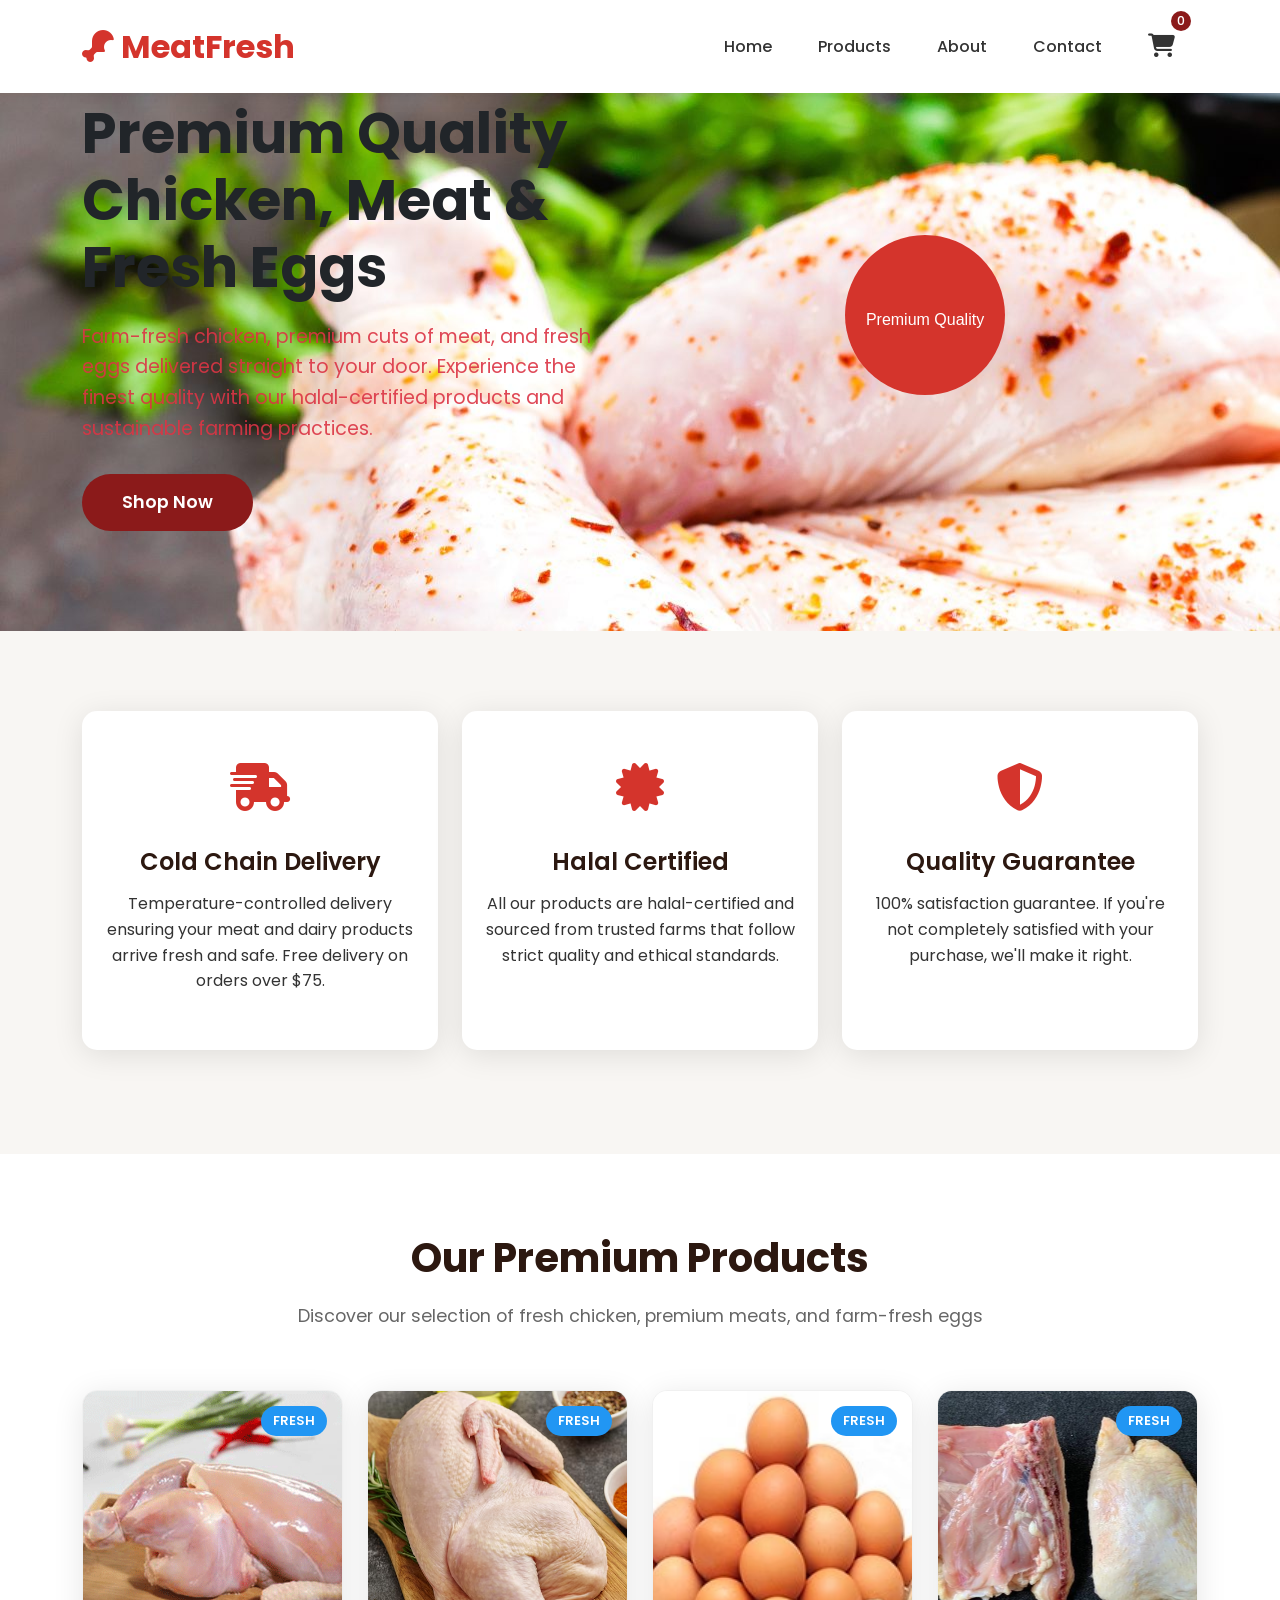
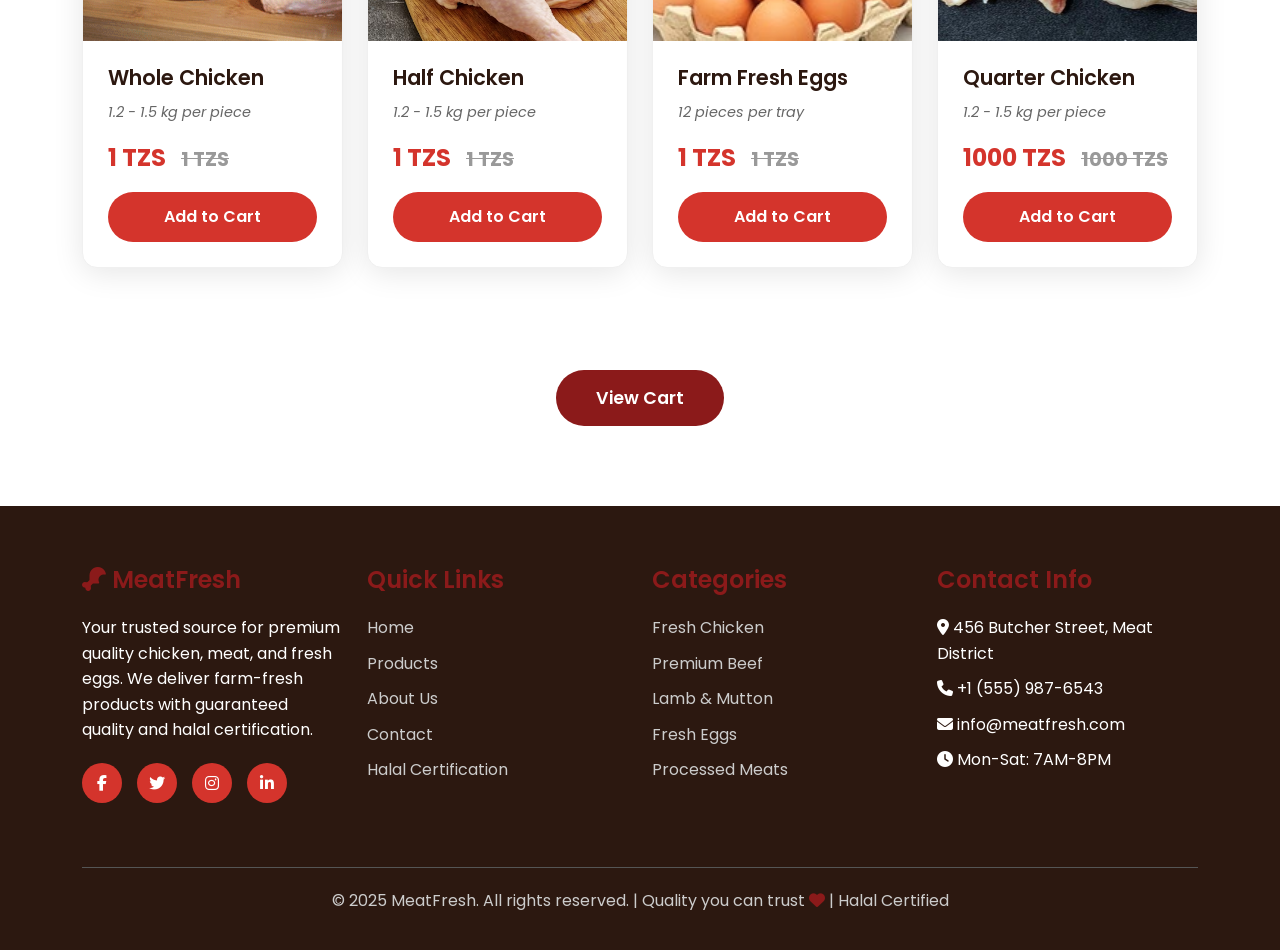
<file: public/index.html>
<!DOCTYPE html>
<html lang="en">
<head>
    <meta charset="UTF-8">
    <meta name="viewport" content="width=device-width, initial-scale=1.0">
    <title>MeatFresh - Premium Chicken, Meat & Fresh Eggs</title>
    <link href="https://cdnjs.cloudflare.com/ajax/libs/bootstrap/5.3.0/css/bootstrap.min.css" rel="stylesheet">
    <link href="https://cdnjs.cloudflare.com/ajax/libs/font-awesome/6.4.0/css/all.min.css" rel="stylesheet">
    <link href="https://fonts.googleapis.com/css2?family=Poppins:wght@300;400;500;600;700&display=swap" rel="stylesheet">
    <style>
        :root {
            --primary-color: #d4342c;
            --secondary-color: #8b1a1a;
            --accent-color: #ffa726;
            --dark-color: #2c1810;
            --light-color: #f8f6f3;
            --meat-red: #c62828;
            --chicken-yellow: #ffb74d;
        }

        * {
            margin: 0;
            padding: 0;
            box-sizing: border-box;
        }

        body {
            font-family: 'Poppins', sans-serif;
            line-height: 1.6;
            color: #333;
            background-color: #fafafa;
        }

        /* Navigation */
        .navbar {
            background: #fff;
            box-shadow: 0 2px 15px rgba(0,0,0,0.1);
            padding: 1rem 0;
        }

        .navbar-brand {
            font-size: 2rem;
            font-weight: 700;
            color: var(--primary-color) !important;
        }

        .navbar-nav .nav-link {
            color: #333 !important;
            font-weight: 500;
            margin: 0 15px;
            transition: color 0.3s ease;
        }

        .navbar-nav .nav-link:hover {
            color: var(--primary-color) !important;
        }

        .cart-icon {
            position: relative;
            color: var(--primary-color);
            font-size: 1.5rem;
            margin-left: 15px;
        }

        .cart-badge {
            position: absolute;
            top: -8px;
            right: -8px;
            background: var(--secondary-color);
            color: #fff;
            border-radius: 50%;
            width: 20px;
            height: 20px;
            font-size: 0.8rem;
            display: flex;
            align-items: center;
            justify-content: center;
        }

        /* Hero Section */
        .hero-section {
            background-image: url('img/whole_broiler-scaled.jpeg');
            color: white;
            padding: 100px 0;
            position: relative;
            overflow: hidden;
        }

        .hero-section::before {
            content: '';
            position: absolute;
            top: 0;
            left: 0;
            right: 0;
            bottom: 0;
            background-size: cover;
        }

        .hero-content {
            position: relative;
            z-index: 2;
        }

        .hero-title {
            font-size: 3.5rem;
            font-weight: 700;
            margin-bottom: 20px;
        }

        .hero-subtitle {
            font-size: 1.2rem;
            margin-bottom: 30px;
            opacity: 0.9;
        }

        .btn-primary-custom {
            background: var(--secondary-color);
            border: none;
            padding: 15px 40px;
            font-size: 1.1rem;
            font-weight: 600;
            border-radius: 50px;
            transition: all 0.3s ease;
            color: white;
        }

        .btn-primary-custom:hover {
            background: #ff9800;
            transform: translateY(-2px);
            color: white;
        }

        /* Features Section */
        .features-section {
            padding: 80px 0;
            background: var(--light-color);
        }

        .feature-card {
            text-align: center;
            padding: 40px 20px;
            background: white;
            border-radius: 15px;
            box-shadow: 0 5px 30px rgba(0,0,0,0.1);
            transition: transform 0.3s ease;
            height: 100%;
        }

        .feature-card:hover {
            transform: translateY(-10px);
        }

        .feature-icon {
            font-size: 3rem;
            color: var(--primary-color);
            margin-bottom: 20px;
        }

        .feature-title {
            font-size: 1.5rem;
            font-weight: 600;
            margin-bottom: 15px;
            color: var(--dark-color);
        }

        /* Products Section */
        .products-section {
            padding: 80px 0;
            background: white;
        }

        .section-title {
            text-align: center;
            font-size: 2.5rem;
            font-weight: 700;
            color: var(--dark-color);
            margin-bottom: 20px;
        }

        .section-subtitle {
            text-align: center;
            color: #666;
            margin-bottom: 60px;
            font-size: 1.1rem;
        }

        .product-card {
            background: white;
            border-radius: 15px;
            box-shadow: 0 5px 30px rgba(0,0,0,0.1);
            overflow: hidden;
            transition: all 0.3s ease;
            margin-bottom: 30px;
            border: 1px solid #f0f0f0;
        }

        .product-card:hover {
            transform: translateY(-5px);
            box-shadow: 0 10px 40px rgba(0,0,0,0.15);
        }

        .product-image {
            width: 100%;
            height: 250px;
            object-fit: cover;
            transition: transform 0.3s ease;
        }

        .product-card:hover .product-image {
            transform: scale(1.05);
        }

        .product-info {
            padding: 25px;
        }

        .product-title {
            font-size: 1.3rem;
            font-weight: 600;
            margin-bottom: 10px;
            color: var(--dark-color);
        }

        .product-price {
            font-size: 1.5rem;
            font-weight: 700;
            color: var(--primary-color);
            margin-bottom: 15px;
        }

        .product-price .old-price {
            text-decoration: line-through;
            color: #999;
            font-size: 1.2rem;
            margin-left: 10px;
        }

        .product-weight {
            font-size: 0.9rem;
            color: #666;
            margin-bottom: 15px;
            font-style: italic;
        }

        .btn-add-cart {
            background: var(--primary-color);
            color: white;
            border: none;
            padding: 12px 30px;
            border-radius: 25px;
            font-weight: 600;
            transition: all 0.3s ease;
            width: 100%;
        }

        .btn-add-cart:hover {
            background: var(--secondary-color);
            transform: translateY(-2px);
        }

        /* Footer */
        .footer {
            background: var(--dark-color);
            color: white;
            padding: 60px 0 20px;
        }

        .footer-title {
            font-size: 1.5rem;
            font-weight: 600;
            margin-bottom: 20px;
            color: var(--secondary-color);
        }

        .footer-links {
            list-style: none;
            padding: 0;
        }

        .footer-links li {
            margin-bottom: 10px;
        }

        .footer-links a {
            color: #ccc;
            text-decoration: none;
            transition: color 0.3s ease;
        }

        .footer-links a:hover {
            color: var(--secondary-color);
        }

        .social-icons {
            display: flex;
            gap: 15px;
            margin-top: 20px;
        }

        .social-icon {
            width: 40px;
            height: 40px;
            background: var(--primary-color);
            color: white;
            border-radius: 50%;
            display: flex;
            align-items: center;
            justify-content: center;
            text-decoration: none;
            transition: all 0.3s ease;
        }

        .social-icon:hover {
            background: var(--secondary-color);
            transform: translateY(-2px);
        }

        .copyright {
            border-top: 1px solid #555;
            margin-top: 40px;
            padding-top: 20px;
            text-align: center;
            color: #ccc;
        }

        /* Quality Badges */
        .quality-badge {
            position: absolute;
            top: 15px;
            right: 15px;
            background: var(--secondary-color);
            color: white;
            padding: 5px 12px;
            border-radius: 20px;
            font-size: 0.8rem;
            font-weight: 600;
        }

        .halal-badge {
            background: #4caf50;
        }

        .fresh-badge {
            background: #2196f3;
        }

        /* Responsive Design */
        @media (max-width: 768px) {
            .hero-title {
                font-size: 2.5rem;
            }

            .hero-subtitle {
                font-size: 1rem;
            }

            .section-title {
                font-size: 2rem;
            }

            .navbar-nav {
                text-align: center;
            }

            .feature-card {
                margin-bottom: 30px;
            }
        }

        /* Animations */
        @keyframes fadeInUp {
            from {
                opacity: 0;
                transform: translateY(30px);
            }
            to {
                opacity: 1;
                transform: translateY(0);
            }
        }

        .animate-fadeInUp {
            animation: fadeInUp 0.6s ease-out;
        }
    </style>
</head>
<body>
    <!-- Navigation -->
    <nav class="navbar navbar-expand-lg navbar-light fixed-top">
        <div class="container">
            <a class="navbar-brand" href="#"><i class="fas fa-drumstick-bite"></i> MeatFresh</a>
            
            <button class="navbar-toggler" type="button" data-bs-toggle="collapse" data-bs-target="#navbarNav">
                <span class="navbar-toggler-icon"></span>
            </button>
            
            <div class="collapse navbar-collapse" id="navbarNav">
                <ul class="navbar-nav ms-auto align-items-center">
                    <li class="nav-item">
                        <a class="nav-link" href="#home">Home</a>
                    </li>
                    <li class="nav-item">
                        <a class="nav-link" href="#products">Products</a>
                    </li>
                    <li class="nav-item">
                        <a class="nav-link" href="#about">About</a>
                    </li>
                    <li class="nav-item">
                        <a class="nav-link" href="#contact">Contact</a>
                    </li>
                    <li class="nav-item">
                        <a class="nav-link cart-icon" href="cart.html">
                            <i class="fas fa-shopping-cart"></i>
                            <span class="cart-badge" id="cart-count">0</span>
                        </a>
                    </li>
                </ul>
            </div>
        </div>
    </nav>

    <!-- Hero Section -->
    <section id="home" class="hero-section">
        <div class="container">
            <div class="row align-items-center">
                <div class="col-lg-6">
                    <div class="hero-content animate-fadeInUp">
                        <h1 class="hero-title text-dark">Premium Quality Chicken, Meat & Fresh Eggs</h1>
                        <p class="hero-subtitle text-danger">Farm-fresh chicken, premium cuts of meat, and fresh eggs delivered straight to your door. Experience the finest quality with our halal-certified products and sustainable farming practices.</p>
                        <a href="#products" class="btn btn-primary-custom">Shop Now</a>
                    </div>
                </div>
                <div class="col-lg-6">
                    <div class="hero-image text-center">
                        <img src="data:image/svg+xml,%3Csvg xmlns='http://www.w3.org/2000/svg' viewBox='0 0 400 300'%3E%3Ccircle cx='200' cy='150' r='80' fill='%23d4342c'/%3E%3Ctext x='200' y='160' text-anchor='middle' fill='%23ffffff' font-size='16' font-family='Arial'%3EPremium Quality%3C/text%3E%3C/svg%3E" 
                             alt="Premium Meat Products" 
                             class="img-fluid" 
                             style="max-width: 400px;">
                    </div>
                </div>
            </div>
        </div>
    </section>

    <!-- Features Section -->
    <section class="features-section">
        <div class="container">
            <div class="row">
                <div class="col-md-4 mb-4">
                    <div class="feature-card">
                        <div class="feature-icon">
                            <i class="fas fa-truck-fast"></i>
                        </div>
                        <h3 class="feature-title">Cold Chain Delivery</h3>
                        <p>Temperature-controlled delivery ensuring your meat and dairy products arrive fresh and safe. Free delivery on orders over $75.</p>
                    </div>
                </div>
                <div class="col-md-4 mb-4">
                    <div class="feature-card">
                        <div class="feature-icon">
                            <i class="fas fa-certificate"></i>
                        </div>
                        <h3 class="feature-title">Halal Certified</h3>
                        <p>All our products are halal-certified and sourced from trusted farms that follow strict quality and ethical standards.</p>
                    </div>
                </div>
                <div class="col-md-4 mb-4">
                    <div class="feature-card">
                        <div class="feature-icon">
                            <i class="fas fa-shield-alt"></i>
                        </div>
                        <h3 class="feature-title">Quality Guarantee</h3>
                        <p>100% satisfaction guarantee. If you're not completely satisfied with your purchase, we'll make it right.</p>
                    </div>
                </div>
            </div>
        </div>
    </section>

    <!-- Products Section -->
    <section id="products" class="products-section">
        <div class="container">
            <h2 class="section-title">Our Premium Products</h2>
            <p class="section-subtitle">Discover our selection of fresh chicken, premium meats, and farm-fresh eggs</p>
            
            <div class="row">
                <div class="col-lg-3 col-md-6 mb-4">
                    <div class="product-card" data-product-id="1">
                        <div style="position: relative;">
                            <img src="img/whole_chicken.png" alt="Fresh Whole Chicken" class="product-image">
                            <div class="quality-badge fresh-badge">FRESH</div>
                        </div>
                        <div class="product-info">
                            <h4 class="product-title">Whole Chicken</h4>
                            <p class="product-weight">1.2 - 1.5 kg per piece</p>
                            <div class="product-price">
                              1 TZS <span class="old-price">1 TZS</span>
                            </div>
                            <button class="btn-add-cart">Add to Cart</button>
                        </div>
                    </div>
                </div>
                
                <div class="col-lg-3 col-md-6 mb-4">
                    <div class="product-card" data-product-id="2">
                        <div style="position: relative;">
                            <img src="img/fresh-half-raw-chicken-with-spices-seasonings-wooden-board_147620-2902.avif" alt="Fresh Half Chicken" class="product-image">
                            <div class="quality-badge fresh-badge">FRESH</div>
                        </div>
                        <div class="product-info">
                            <h4 class="product-title">Half Chicken</h4>
                            <p class="product-weight">1.2 - 1.5 kg per piece</p>
                            <div class="product-price">
                                 1 TZS <span class="old-price"> 1 TZS</span>
                            </div>
                            <button class="btn-add-cart">Add to Cart</button>
                        </div>
                    </div>
                </div>
                
                <div class="col-lg-3 col-md-6 mb-4">
                    <div class="product-card" data-product-id="3">
                        <div style="position: relative;">
                            <img src="img/pile-of-chicken-eggs_600x.avif" alt="Fresh Eggs" class="product-image">
                            <div class="quality-badge fresh-badge">FRESH</div>
                        </div>
                        <div class="product-info">
                            <h4 class="product-title">Farm Fresh Eggs</h4>
                            <p class="product-weight">12 pieces per tray</p>
                            <div class="product-price">
                                 1 TZS <span class="old-price"> 1 TZS</span>
                            </div>
                            <button class="btn-add-cart">Add to Cart</button>
                        </div>
                    </div>
                </div>
                
                <div class="col-lg-3 col-md-6 mb-4">
                    <div class="product-card" data-product-id="4">
                        <div style="position: relative;">
                            <img src="img/marketpoultry-parts-legquarter_0.jpg" alt="Fresh Quarter Chicken" class="product-image">
                            <div class="quality-badge fresh-badge">FRESH</div>
                        </div>
                        <div class="product-info">
                            <h4 class="product-title">Quarter Chicken</h4>
                            <p class="product-weight">1.2 - 1.5 kg per piece</p>
                            <div class="product-price">
                                 1000 TZS <span class="old-price"> 1000 TZS</span>
                            </div>
                            <button class="btn-add-cart">Add to Cart</button>
                        </div>
                    </div>
                </div>
            </div>
            
            <div class="text-center mt-5">
                <a href="cart.html" class="btn btn-primary-custom">View Cart</a>
            </div>
        </div>
    </section>

    <!-- Footer -->
    <footer class="footer">
        <div class="container">
            <div class="row">
                <div class="col-lg-3 col-md-6 mb-4">
                    <h4 class="footer-title"><i class="fas fa-drumstick-bite"></i> MeatFresh</h4>
                    <p>Your trusted source for premium quality chicken, meat, and fresh eggs. We deliver farm-fresh products with guaranteed quality and halal certification.</p>
                    <div class="social-icons">
                        <a href="#" class="social-icon"><i class="fab fa-facebook-f"></i></a>
                        <a href="#" class="social-icon"><i class="fab fa-twitter"></i></a>
                        <a href="#" class="social-icon"><i class="fab fa-instagram"></i></a>
                        <a href="#" class="social-icon"><i class="fab fa-linkedin-in"></i></a>
                    </div>
                </div>
                
                <div class="col-lg-3 col-md-6 mb-4">
                    <h4 class="footer-title">Quick Links</h4>
                    <ul class="footer-links">
                        <li><a href="#home">Home</a></li>
                        <li><a href="#products">Products</a></li>
                        <li><a href="#about">About Us</a></li>
                        <li><a href="#contact">Contact</a></li>
                        <li><a href="#">Halal Certification</a></li>
                    </ul>
                </div>
                
                <div class="col-lg-3 col-md-6 mb-4">
                    <h4 class="footer-title">Categories</h4>
                    <ul class="footer-links">
                        <li><a href="#">Fresh Chicken</a></li>
                        <li><a href="#">Premium Beef</a></li>
                        <li><a href="#">Lamb & Mutton</a></li>
                        <li><a href="#">Fresh Eggs</a></li>
                        <li><a href="#">Processed Meats</a></li>
                    </ul>
                </div>
                
                <div class="col-lg-3 col-md-6 mb-4">
                    <h4 class="footer-title">Contact Info</h4>
                    <ul class="footer-links">
                        <li><i class="fas fa-map-marker-alt"></i> 456 Butcher Street, Meat District</li>
                        <li><i class="fas fa-phone"></i> +1 (555) 987-6543</li>
                        <li><i class="fas fa-envelope"></i> info@meatfresh.com</li>
                        <li><i class="fas fa-clock"></i> Mon-Sat: 7AM-8PM</li>
                    </ul>
                </div>
            </div>
            
            <div class="copyright">
                <p>© 2025 MeatFresh. All rights reserved. | Quality you can trust <i class="fas fa-heart" style="color: var(--secondary-color);"></i> | Halal Certified</p>
            </div>
        </div>
    </footer>

    <!-- Bootstrap JS -->
    <script src="https://cdnjs.cloudflare.com/ajax/libs/bootstrap/5.3.0/js/bootstrap.bundle.min.js"></script>
    
    <!-- Custom JavaScript -->
    <script>
        // Initialize cart from localStorage
        //let cart = JSON.parse(localStorage.getItem('cart')) || [];
        let cart;
try {
    const cartData = localStorage.getItem('cart');
    cart = Array.isArray(JSON.parse(cartData)) ? JSON.parse(cartData) : [];
} catch (e) {
    cart = [];
}


        // Update cart badge
        function updateCartBadge() {
            const cartBadge = document.getElementById('cart-count');
            cartBadge.textContent = cart.reduce((total, item) => total + item.quantity, 0);
        }

        // Save cart to localStorage
        function saveCart() {
            localStorage.setItem('cart', JSON.stringify(cart));
            updateCartBadge();
        }

        // Smooth scrolling for navigation links
        document.querySelectorAll('a[href^="#"]').forEach(anchor => {
            anchor.addEventListener('click', function (e) {
                e.preventDefault();
                const target = document.querySelector(this.getAttribute('href'));
                if (target) {
                    target.scrollIntoView({
                        behavior: 'smooth',
                        block: 'start'
                    });
                }
            });
        });

        // Add to cart functionality
        document.querySelectorAll('.btn-add-cart').forEach(button => {
            button.addEventListener('click', function() {
                const productCard = this.closest('.product-card');
                const productId = productCard.dataset.productId;
                const productTitle = productCard.querySelector('.product-title').textContent;
                const productPrice = parseFloat(productCard.querySelector('.product-price').childNodes[0].textContent.replace('$', ''));
                const productImage = productCard.querySelector('.product-image').src;

                // Check if item already exists in cart
                const existingItem = cart.find(item => item.id === productId);
                if (existingItem) {
                    existingItem.quantity += 1;
                } else {
                    cart.push({
                        id: productId,
                        title: productTitle,
                        price: productPrice,
                        image: productImage,
                        quantity: 1
                    });
                }

                // Save cart and update badge
                saveCart();

                // Visual feedback
                this.textContent = 'Added!';
                this.style.background = '#4caf50';
                
                setTimeout(() => {
                    this.textContent = 'Add to Cart';
                    this.style.background = '';
                }, 2000);
            });
        });

        // Initialize cart badge on page load
        updateCartBadge();

        // Navbar background change on scroll
        window.addEventListener('scroll', function() {
            const navbar = document.querySelector('.navbar');
            if (window.scrollY > 50) {
                navbar.style.background = 'rgba(255, 255, 255, 0.95)';
                navbar.style.backdropFilter = 'blur(10px)';
            } else {
                navbar.style.background = '#fff';
                navbar.style.backdropFilter = 'none';
            }
        });

        // Animate elements on scroll
        const observerOptions = {
            threshold: 0.1,
            rootMargin: '0px 0px -50px 0px'
        };

        const observer = new IntersectionObserver(function(entries) {
            entries.forEach(entry => {
                if (entry.isIntersecting) {
                    entry.target.classList.add('animate-fadeInUp');
                }
            });
        }, observerOptions);

        // Observe product cards and feature cards
        document.querySelectorAll('.product-card, .feature-card').forEach(card => {
            observer.observe(card);
        });
    </script>
</body>
</html>
</file>
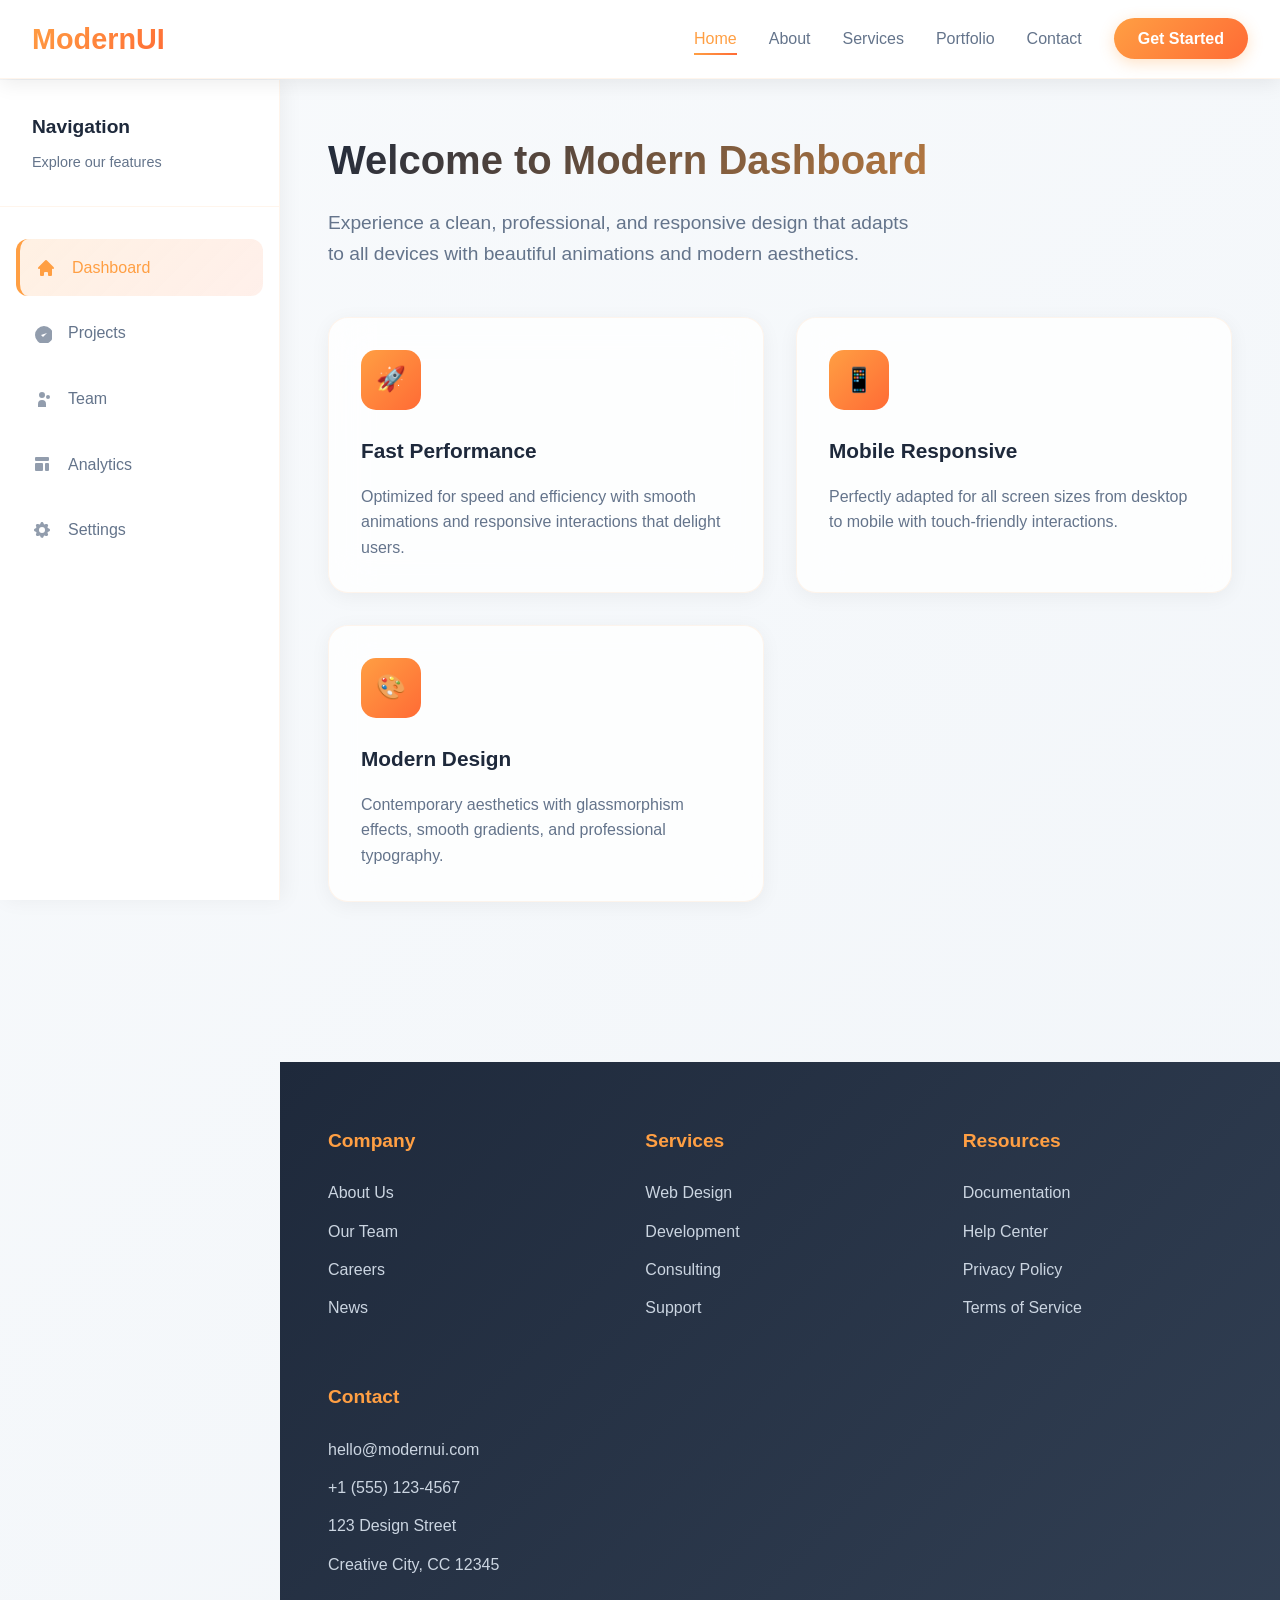
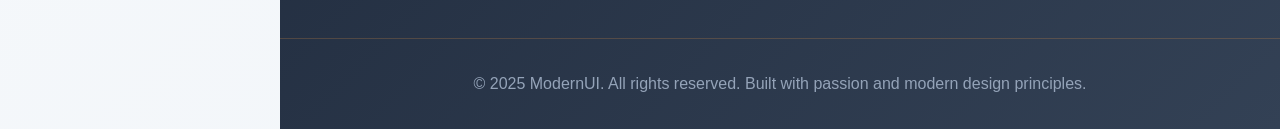
<file: routes/index.html>
<!DOCTYPE html>
<html lang="en">
<head>
    <meta charset="UTF-8">
    <meta name="viewport" content="width=device-width, initial-scale=1.0">
    <title>Modern Professional Layout</title>
    <style>
        * {
            margin: 0;
            padding: 0;
            box-sizing: border-box;
        }

        body {
            font-family: 'Inter', -apple-system, BlinkMacSystemFont, sans-serif;
            background: linear-gradient(135deg, #f8fafc 0%, #f1f5f9 100%);
            color: #334155;
            line-height: 1.6;
            overflow-x: hidden;
        }

        /* Header/Navbar */
        .navbar {
            position: fixed;
            top: 0;
            width: 100%;
            background: rgba(255, 255, 255, 0.95);
            backdrop-filter: blur(20px);
            border-bottom: 1px solid rgba(255, 159, 67, 0.1);
            z-index: 1000;
            transition: all 0.3s ease;
            box-shadow: 0 4px 20px rgba(0, 0, 0, 0.08);
        }

        .nav-container {
            max-width: 1400px;
            margin: 0 auto;
            padding: 1rem 2rem;
            display: flex;
            justify-content: space-between;
            align-items: center;
        }

        .logo {
            font-size: 1.8rem;
            font-weight: 700;
            background: linear-gradient(135deg, #ff9f43 0%, #ff6b35 100%);
            -webkit-background-clip: text;
            -webkit-text-fill-color: transparent;
            background-clip: text;
            text-decoration: none;
        }

        .nav-menu {
            display: flex;
            list-style: none;
            gap: 2rem;
            align-items: center;
        }

        .nav-link {
            text-decoration: none;
            color: #64748b;
            font-weight: 500;
            transition: all 0.3s ease;
            position: relative;
            padding: 0.5rem 0;
        }

        .nav-link:hover {
            color: #ff9f43;
            transform: translateY(-1px);
        }

        .nav-link.active {
            color: #ff9f43;
        }

        .nav-link::after {
            content: '';
            position: absolute;
            bottom: 0;
            left: 0;
            width: 0;
            height: 2px;
            background: linear-gradient(90deg, #ff9f43, #ff6b35);
            transition: width 0.3s ease;
        }

        .nav-link:hover::after,
        .nav-link.active::after {
            width: 100%;
        }

        .nav-cta {
            background: linear-gradient(135deg, #ff9f43 0%, #ff6b35 100%);
            color: white;
            padding: 0.75rem 1.5rem;
            border-radius: 50px;
            text-decoration: none;
            font-weight: 600;
            transition: all 0.3s ease;
            box-shadow: 0 4px 15px rgba(255, 159, 67, 0.3);
        }

        .nav-cta:hover {
            transform: translateY(-2px);
            box-shadow: 0 8px 25px rgba(255, 159, 67, 0.4);
        }

        .mobile-toggle {
            display: none;
            flex-direction: column;
            cursor: pointer;
            gap: 4px;
        }

        .mobile-toggle span {
            width: 25px;
            height: 3px;
            background: #64748b;
            transition: all 0.3s ease;
            border-radius: 2px;
        }

        .mobile-toggle.active span:nth-child(1) {
            transform: rotate(45deg) translate(5px, 5px);
        }

        .mobile-toggle.active span:nth-child(2) {
            opacity: 0;
        }

        .mobile-toggle.active span:nth-child(3) {
            transform: rotate(-45deg) translate(7px, -6px);
        }

        /* Sidebar */
        .sidebar {
            position: fixed;
            left: 0;
            top: 80px;
            width: 280px;
            height: calc(100vh - 80px);
            background: rgba(255, 255, 255, 0.98);
            backdrop-filter: blur(20px);
            border-right: 1px solid rgba(255, 159, 67, 0.1);
            padding: 2rem 0;
            overflow-y: auto;
            transition: all 0.3s ease;
            z-index: 999;
            box-shadow: 4px 0 20px rgba(0, 0, 0, 0.05);
        }

        .sidebar-header {
            padding: 0 2rem 2rem;
            border-bottom: 1px solid rgba(255, 159, 67, 0.1);
            margin-bottom: 2rem;
        }

        .sidebar-title {
            font-size: 1.2rem;
            font-weight: 600;
            color: #1e293b;
            margin-bottom: 0.5rem;
        }

        .sidebar-subtitle {
            font-size: 0.9rem;
            color: #64748b;
        }

        .sidebar-nav {
            list-style: none;
            padding: 0 1rem;
        }

        .sidebar-item {
            margin-bottom: 0.5rem;
        }

        .sidebar-link {
            display: flex;
            align-items: center;
            padding: 1rem;
            color: #64748b;
            text-decoration: none;
            border-radius: 12px;
            transition: all 0.3s ease;
            font-weight: 500;
            gap: 1rem;
        }

        .sidebar-link:hover {
            background: rgba(255, 159, 67, 0.1);
            color: #ff9f43;
            transform: translateX(5px);
        }

        .sidebar-link.active {
            background: linear-gradient(135deg, rgba(255, 159, 67, 0.15) 0%, rgba(255, 107, 53, 0.1) 100%);
            color: #ff9f43;
            border-left: 4px solid #ff9f43;
        }

        .sidebar-icon {
            width: 20px;
            height: 20px;
            opacity: 0.7;
            transition: opacity 0.3s ease;
        }

        .sidebar-link:hover .sidebar-icon,
        .sidebar-link.active .sidebar-icon {
            opacity: 1;
        }

        /* Main Content */
        .main-content {
            margin-left: 280px;
            margin-top: 80px;
            padding: 3rem;
            min-height: calc(100vh - 160px);
            transition: all 0.3s ease;
        }

        .content-header {
            margin-bottom: 3rem;
        }

        .content-title {
            font-size: 2.5rem;
            font-weight: 700;
            color: #1e293b;
            margin-bottom: 1rem;
            background: linear-gradient(135deg, #1e293b 0%, #ff9f43 100%);
            -webkit-background-clip: text;
            -webkit-text-fill-color: transparent;
            background-clip: text;
        }

        .content-subtitle {
            font-size: 1.2rem;
            color: #64748b;
            max-width: 600px;
        }

        .feature-cards {
            display: grid;
            grid-template-columns: repeat(auto-fit, minmax(300px, 1fr));
            gap: 2rem;
            margin-bottom: 3rem;
        }

        .feature-card {
            background: rgba(255, 255, 255, 0.8);
            backdrop-filter: blur(20px);
            padding: 2rem;
            border-radius: 20px;
            border: 1px solid rgba(255, 159, 67, 0.1);
            transition: all 0.3s ease;
            box-shadow: 0 4px 20px rgba(0, 0, 0, 0.05);
        }

        .feature-card:hover {
            transform: translateY(-5px);
            box-shadow: 0 12px 40px rgba(255, 159, 67, 0.15);
        }

        .card-icon {
            width: 60px;
            height: 60px;
            background: linear-gradient(135deg, #ff9f43 0%, #ff6b35 100%);
            border-radius: 15px;
            display: flex;
            align-items: center;
            justify-content: center;
            margin-bottom: 1.5rem;
            color: white;
            font-size: 1.5rem;
        }

        .card-title {
            font-size: 1.3rem;
            font-weight: 600;
            color: #1e293b;
            margin-bottom: 1rem;
        }

        .card-description {
            color: #64748b;
            line-height: 1.6;
        }

        /* Footer */
        .footer {
            background: linear-gradient(135deg, #1e293b 0%, #334155 100%);
            color: white;
            padding: 4rem 0 2rem;
            margin-left: 280px;
            margin-top: 4rem;
            transition: all 0.3s ease;
        }

        .footer-content {
            max-width: 1200px;
            margin: 0 auto;
            padding: 0 3rem;
            display: grid;
            grid-template-columns: repeat(auto-fit, minmax(250px, 1fr));
            gap: 3rem;
        }

        .footer-section h4 {
            color: #ff9f43;
            font-size: 1.2rem;
            margin-bottom: 1.5rem;
            font-weight: 600;
        }

        .footer-links {
            list-style: none;
        }

        .footer-links li {
            margin-bottom: 0.8rem;
        }

        .footer-links a {
            color: #cbd5e1;
            text-decoration: none;
            transition: color 0.3s ease;
        }

        .footer-links a:hover {
            color: #ff9f43;
        }

        .footer-bottom {
            border-top: 1px solid rgba(255, 159, 67, 0.2);
            margin-top: 3rem;
            padding-top: 2rem;
            text-align: center;
            color: #94a3b8;
        }

        /* Responsive Design */
        @media (max-width: 1024px) {
            .sidebar {
                transform: translateX(-100%);
            }

            .sidebar.active {
                transform: translateX(0);
            }

            .main-content,
            .footer {
                margin-left: 0;
            }

            .mobile-toggle {
                display: flex;
            }

            .nav-menu {
                position: fixed;
                top: 80px;
                right: -100%;
                width: 100%;
                height: calc(100vh - 80px);
                background: rgba(255, 255, 255, 0.98);
                backdrop-filter: blur(20px);
                flex-direction: column;
                justify-content: flex-start;
                padding-top: 2rem;
                transition: right 0.3s ease;
                gap: 1rem;
            }

            .nav-menu.active {
                right: 0;
            }

            .nav-container {
                padding: 1rem;
            }

            .main-content {
                padding: 2rem 1rem;
            }

            .footer-content {
                padding: 0 1rem;
                grid-template-columns: 1fr;
                gap: 2rem;
            }
        }

        @media (max-width: 768px) {
            .content-title {
                font-size: 2rem;
            }

            .feature-cards {
                grid-template-columns: 1fr;
            }

            .nav-container {
                padding: 1rem;
            }

            .logo {
                font-size: 1.5rem;
            }
        }

        /* Custom scrollbar */
        .sidebar::-webkit-scrollbar {
            width: 4px;
        }

        .sidebar::-webkit-scrollbar-track {
            background: transparent;
        }

        .sidebar::-webkit-scrollbar-thumb {
            background: rgba(255, 159, 67, 0.3);
            border-radius: 2px;
        }

        .sidebar::-webkit-scrollbar-thumb:hover {
            background: rgba(255, 159, 67, 0.5);
        }
    </style>
</head>
<body>
    <!-- Header/Navbar -->
    <nav class="navbar">
        <div class="nav-container">
            <a href="#" class="logo">ModernUI</a>
            <ul class="nav-menu" id="navMenu">
                <li><a href="#" class="nav-link active">Home</a></li>
                <li><a href="#" class="nav-link">About</a></li>
                <li><a href="#" class="nav-link">Services</a></li>
                <li><a href="#" class="nav-link">Portfolio</a></li>
                <li><a href="#" class="nav-link">Contact</a></li>
                <li><a href="#" class="nav-cta">Get Started</a></li>
            </ul>
            <div class="mobile-toggle" id="mobileToggle">
                <span></span>
                <span></span>
                <span></span>
            </div>
        </div>
    </nav>

    <!-- Sidebar -->
    <aside class="sidebar" id="sidebar">
        <div class="sidebar-header">
            <h3 class="sidebar-title">Navigation</h3>
            <p class="sidebar-subtitle">Explore our features</p>
        </div>
        <ul class="sidebar-nav">
            <li class="sidebar-item">
                <a href="#" class="sidebar-link active">
                    <svg class="sidebar-icon" fill="currentColor" viewBox="0 0 20 20">
                        <path d="M10.707 2.293a1 1 0 00-1.414 0l-7 7a1 1 0 001.414 1.414L4 10.414V17a1 1 0 001 1h2a1 1 0 001-1v-2a1 1 0 011-1h2a1 1 0 011 1v2a1 1 0 001 1h2a1 1 0 001-1v-6.586l.293.293a1 1 0 001.414-1.414l-7-7z"/>
                    </svg>
                    Dashboard
                </a>
            </li>
            <li class="sidebar-item">
                <a href="#" class="sidebar-link">
                    <svg class="sidebar-icon" fill="currentColor" viewBox="0 0 20 20">
                        <path d="M9 12l2 2 4-4m6 2a9 9 0 11-18 0 9 9 0 0118 0z"/>
                    </svg>
                    Projects
                </a>
            </li>
            <li class="sidebar-item">
                <a href="#" class="sidebar-link">
                    <svg class="sidebar-icon" fill="currentColor" viewBox="0 0 20 20">
                        <path d="M13 6a3 3 0 11-6 0 3 3 0 016 0zM18 8a2 2 0 11-4 0 2 2 0 014 0zM14 15a4 4 0 00-8 0v3h8v-3z"/>
                    </svg>
                    Team
                </a>
            </li>
            <li class="sidebar-item">
                <a href="#" class="sidebar-link">
                    <svg class="sidebar-icon" fill="currentColor" viewBox="0 0 20 20">
                        <path d="M3 4a1 1 0 011-1h12a1 1 0 011 1v2a1 1 0 01-1 1H4a1 1 0 01-1-1V4zM3 10a1 1 0 011-1h6a1 1 0 011 1v6a1 1 0 01-1 1H4a1 1 0 01-1-1v-6zM14 9a1 1 0 00-1 1v6a1 1 0 001 1h2a1 1 0 001-1v-6a1 1 0 00-1-1h-2z"/>
                    </svg>
                    Analytics
                </a>
            </li>
            <li class="sidebar-item">
                <a href="#" class="sidebar-link">
                    <svg class="sidebar-icon" fill="currentColor" viewBox="0 0 20 20">
                        <path fill-rule="evenodd" d="M11.49 3.17c-.38-1.56-2.6-1.56-2.98 0a1.532 1.532 0 01-2.286.948c-1.372-.836-2.942.734-2.106 2.106.54.886.061 2.042-.947 2.287-1.561.379-1.561 2.6 0 2.978a1.532 1.532 0 01.947 2.287c-.836 1.372.734 2.942 2.106 2.106a1.532 1.532 0 012.287.947c.379 1.561 2.6 1.561 2.978 0a1.533 1.533 0 012.287-.947c1.372.836 2.942-.734 2.106-2.106a1.533 1.533 0 01.947-2.287c1.561-.379 1.561-2.6 0-2.978a1.532 1.532 0 01-.947-2.287c.836-1.372-.734-2.942-2.106-2.106a1.532 1.532 0 01-2.287-.947zM10 13a3 3 0 100-6 3 3 0 000 6z" clip-rule="evenodd"/>
                    </svg>
                    Settings
                </a>
            </li>
        </ul>
    </aside>

    <!-- Main Content -->
    <main class="main-content">
        <div class="content-header">
            <h1 class="content-title">Welcome to Modern Dashboard</h1>
            <p class="content-subtitle">Experience a clean, professional, and responsive design that adapts to all devices with beautiful animations and modern aesthetics.</p>
        </div>

        <div class="feature-cards">
            <div class="feature-card">
                <div class="card-icon">🚀</div>
                <h3 class="card-title">Fast Performance</h3>
                <p class="card-description">Optimized for speed and efficiency with smooth animations and responsive interactions that delight users.</p>
            </div>
            <div class="feature-card">
                <div class="card-icon">📱</div>
                <h3 class="card-title">Mobile Responsive</h3>
                <p class="card-description">Perfectly adapted for all screen sizes from desktop to mobile with touch-friendly interactions.</p>
            </div>
            <div class="feature-card">
                <div class="card-icon">🎨</div>
                <h3 class="card-title">Modern Design</h3>
                <p class="card-description">Contemporary aesthetics with glassmorphism effects, smooth gradients, and professional typography.</p>
            </div>
        </div>
    </main>

    <!-- Footer -->
    <footer class="footer">
        <div class="footer-content">
            <div class="footer-section">
                <h4>Company</h4>
                <ul class="footer-links">
                    <li><a href="#">About Us</a></li>
                    <li><a href="#">Our Team</a></li>
                    <li><a href="#">Careers</a></li>
                    <li><a href="#">News</a></li>
                </ul>
            </div>
            <div class="footer-section">
                <h4>Services</h4>
                <ul class="footer-links">
                    <li><a href="#">Web Design</a></li>
                    <li><a href="#">Development</a></li>
                    <li><a href="#">Consulting</a></li>
                    <li><a href="#">Support</a></li>
                </ul>
            </div>
            <div class="footer-section">
                <h4>Resources</h4>
                <ul class="footer-links">
                    <li><a href="#">Documentation</a></li>
                    <li><a href="#">Help Center</a></li>
                    <li><a href="#">Privacy Policy</a></li>
                    <li><a href="#">Terms of Service</a></li>
                </ul>
            </div>
            <div class="footer-section">
                <h4>Contact</h4>
                <ul class="footer-links">
                    <li><a href="#">hello@modernui.com</a></li>
                    <li><a href="#">+1 (555) 123-4567</a></li>
                    <li><a href="#">123 Design Street</a></li>
                    <li><a href="#">Creative City, CC 12345</a></li>
                </ul>
            </div>
        </div>
        <div class="footer-bottom">
            <p>&copy; 2025 ModernUI. All rights reserved. Built with passion and modern design principles.</p>
        </div>
    </footer>

    <script>
        // Mobile menu toggle
        const mobileToggle = document.getElementById('mobileToggle');
        const navMenu = document.getElementById('navMenu');
        const sidebar = document.getElementById('sidebar');

        mobileToggle.addEventListener('click', () => {
            mobileToggle.classList.toggle('active');
            navMenu.classList.toggle('active');
            sidebar.classList.toggle('active');
        });

        // Close mobile menu when clicking on a link
        document.querySelectorAll('.nav-link').forEach(link => {
            link.addEventListener('click', () => {
                mobileToggle.classList.remove('active');
                navMenu.classList.remove('active');
                sidebar.classList.remove('active');
            });
        });

        // Navbar scroll effect
        window.addEventListener('scroll', () => {
            const navbar = document.querySelector('.navbar');
            if (window.scrollY > 50) {
                navbar.style.background = 'rgba(255, 255, 255, 0.98)';
                navbar.style.boxShadow = '0 4px 30px rgba(0, 0, 0, 0.12)';
            } else {
                navbar.style.background = 'rgba(255, 255, 255, 0.95)';
                navbar.style.boxShadow = '0 4px 20px rgba(0, 0, 0, 0.08)';
            }
        });

        // Smooth scrolling for anchor links
        document.querySelectorAll('a[href^="#"]').forEach(anchor => {
            anchor.addEventListener('click', function (e) {
                e.preventDefault();
                const target = document.querySelector(this.getAttribute('href'));
                if (target) {
                    target.scrollIntoView({
                        behavior: 'smooth',
                        block: 'start'
                    });
                }
            });
        });

        // Add active state to sidebar links
        document.querySelectorAll('.sidebar-link').forEach(link => {
            link.addEventListener('click', (e) => {
                document.querySelectorAll('.sidebar-link').forEach(l => l.classList.remove('active'));
                e.currentTarget.classList.add('active');
            });
        });

        // Add hover effect to feature cards
        document.querySelectorAll('.feature-card').forEach(card => {
            card.addEventListener('mouseenter', () => {
                card.style.transform = 'translateY(-8px) scale(1.02)';
            });
            
            card.addEventListener('mouseleave', () => {
                card.style.transform = 'translateY(0) scale(1)';
            });
        });

        // Close sidebar when clicking outside on mobile
        document.addEventListener('click', (e) => {
            if (window.innerWidth <= 1024) {
                if (!sidebar.contains(e.target) && !mobileToggle.contains(e.target)) {
                    sidebar.classList.remove('active');
                    mobileToggle.classList.remove('active');
                    navMenu.classList.remove('active');
                }
            }
        });
    </script>
</body>
</html>
</file>
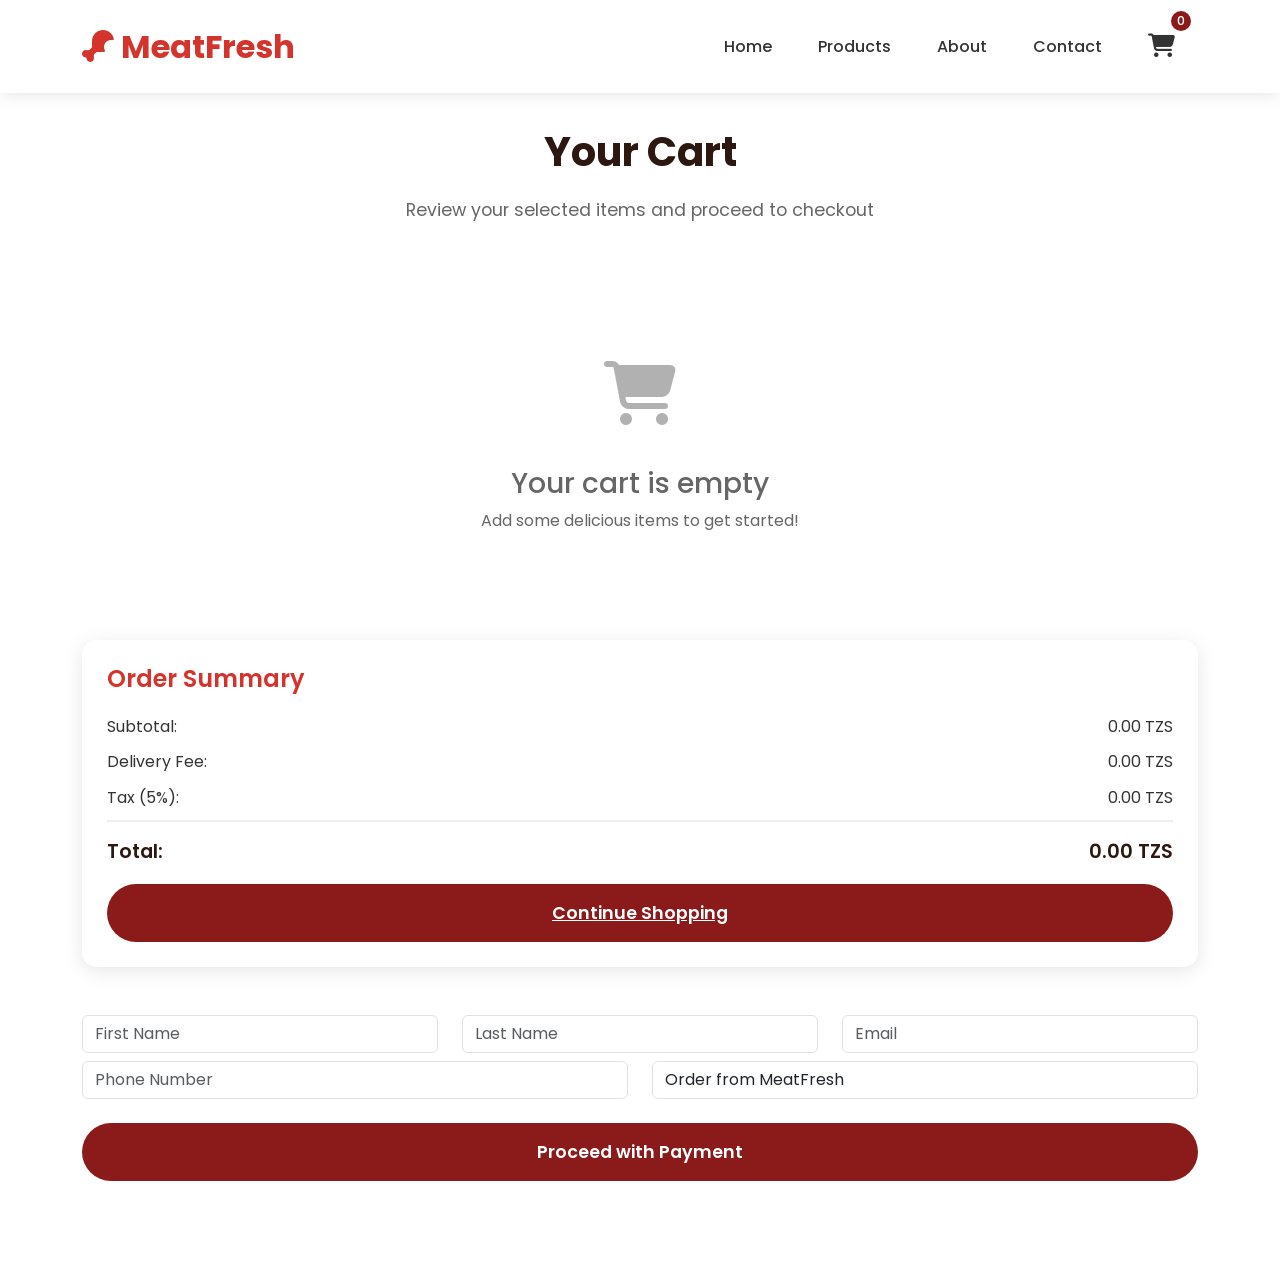
<file: public/cart.html>
<!DOCTYPE html>
<html lang="en">

<head>
    <meta charset="UTF-8">
    <meta name="viewport" content="width=device-width, initial-scale=1.0">
    <title>MeatFresh - Your Cart</title>
    <link href="https://cdnjs.cloudflare.com/ajax/libs/bootstrap/5.3.0/css/bootstrap.min.css" rel="stylesheet">
    <link href="https://cdnjs.cloudflare.com/ajax/libs/font-awesome/6.4.0/css/all.min.css" rel="stylesheet">
    <link href="https://fonts.googleapis.com/css2?family=Poppins:wght@300;400;500;600;700&display=swap" rel="stylesheet">
    <style>
        :root {
            --primary-color: #d4342c;
            --secondary-color: #8b1a1a;
            --accent-color: #ffa726;
            --dark-color: #2c1810;
            --light-color: #f8f6f3;
            --meat-red: #c62828;
            --chicken-yellow: #ffb74d;
        }

        * {
            margin: 0;
            padding: 0;
            box-sizing: border-box;
        }

        body {
            font-family: 'Poppins', sans-serif;
            line-height: 1.6;
            color: #333;
            background-color: #fafafa;
        }

        .navbar {
            background: #fff;
            box-shadow: 0 2px 15px rgba(0,0,0,0.1);
            padding: 1rem 0;
        }

        .navbar-brand {
            font-size: 2rem;
            font-weight: 700;
            color: var(--primary-color) !important;
        }

        .navbar-nav .nav-link {
            color: #333 !important;
            font-weight: 500;
            margin: 0 15px;
            transition: color 0.3s ease;
        }

        .navbar-nav .nav-link:hover {
            color: var(--primary-color) !important;
        }

        .cart-icon {
            position: relative;
            color: var(--primary-color);
            font-size: 1.5rem;
            margin-left: 15px;
        }

        .cart-badge {
            position: absolute;
            top: -8px;
            right: -8px;
            background: var(--secondary-color);
            color: #fff;
            border-radius: 50%;
            width: 20px;
            height: 20px;
            font-size: 0.8rem;
            display: flex;
            align-items: center;
            justify-content: center;
        }

        .cart-section {
            padding: 80px 0;
            background: white;
        }

        .section-title {
            text-align: center;
            font-size: 2.5rem;
            font-weight: 700;
            color: var(--dark-color);
            margin-bottom: 20px;
        }

        .section-subtitle {
            text-align: center;
            color: #666;
            margin-bottom: 60px;
            font-size: 1.1rem;
        }

        .cart-table {
            width: 100%;
            border-collapse: collapse;
            margin-bottom: 30px;
            background: rgba(255, 255, 255, 0.9);
            border-radius: 15px;
            overflow: hidden;
            box-shadow: 0 4px 20px rgba(0,0,0,0.1);
        }

        .cart-table th, .cart-table td {
            padding: 15px;
            text-align: left;
            border-bottom: 1px solid #f0f0f0;
        }

        .cart-table th {
            background: var(--light-color);
            font-weight: 600;
            color: var(--dark-color);
        }

        .cart-item-image {
            width: 80px;
            height: 80px;
            object-fit: cover;
            border-radius: 10px;
        }

        .cart-item-title {
            font-size: 1.2rem;
            font-weight: 600;
            color: var(--dark-text);
        }

        .cart-item-price {
            font-size: 1.1rem;
            color: var(--primary-color);
        }

        .quantity-controls {
            display: flex;
            align-items: center;
            gap: 10px;
        }

        .qty-btn {
            width: 35px;
            height: 35px;
            border: none;
            border-radius: 50%;
            background: var(--primary-color);
            color: white;
            font-size: 1rem;
            cursor: pointer;
            transition: all 0.3s ease;
            display: flex;
            align-items: center;
            justify-content: center;
        }

        .qty-btn:hover {
            background: var(--secondary-color);
            transform: scale(1.1);
        }

        .qty-display {
            font-size: 1.1rem;
            font-weight: 600;
            min-width: 30px;
            text-align: center;
        }

        .btn-remove {
            background: var(--secondary-color);
            color: white;
            border: none;
            padding: 8px 15px;
            border-radius: 20px;
            font-weight: 600;
            transition: all 0.3s ease;
        }

        .btn-remove:hover {
            background: #ff9800;
        }

        .cart-summary {
            background: rgba(255, 255, 255, 0.9);
            border-radius: 15px;
            padding: 25px;
            box-shadow: 0 4px 20px rgba(0,0,0,0.1);
            margin-top: 30px;
        }

        .summary-title {
            font-size: 1.5rem;
            font-weight: 600;
            margin-bottom: 20px;
            color: var(--primary-color);
        }

        .summary-row {
            display: flex;
            justify-content: space-between;
            margin-bottom: 10px;
        }

        .summary-row.total {
            border-top: 2px solid #f0f0f0;
            padding-top: 15px;
            font-size: 1.2rem;
            font-weight: 600;
            color: var(--dark-color);
        }

        .btn-primary-custom {
            background: var(--secondary-color);
            border: none;
            padding: 15px 40px;
            font-size: 1.1rem;
            font-weight: 600;
            border-radius: 50px;
            transition: all 0.3s ease;
            color: white;
        }

        .btn-primary-custom:hover {
            background: #ff9800;
            transform: translateY(-2px);
            color: white;
        }

        .empty-cart {
            text-align: center;
            padding: 60px 20px;
            color: #666;
        }

        .empty-cart-icon {
            font-size: 4rem;
            margin-bottom: 20px;
            opacity: 0.5;
        }

        @media (max-width: 768px) {
            .section-title {
                font-size: 2rem;
            }

            .cart-table th, .cart-table td {
                font-size: 0.9rem;
                padding: 10px;
            }

            .cart-item-image {
                width: 60px;
                height: 60px;
            }

            .cart-table {
                display: block;
                overflow-x: auto;
            }
        }
    </style>
</head>

<body>
    <nav class="navbar navbar-expand-lg navbar-light fixed-top">
        <div class="container">
            <a class="navbar-brand" href="index.html"><i class="fas fa-drumstick-bite"></i> MeatFresh</a>
            <button class="navbar-toggler" type="button" data-bs-toggle="collapse" data-bs-target="#navbarNav">
                <span class="navbar-toggler-icon"></span>
            </button>
            <div class="collapse navbar-collapse" id="navbarNav">
                <ul class="navbar-nav ms-auto align-items-center">
                    <li class="nav-item">
                        <a class="nav-link" href="index.html#home">Home</a>
                    </li>
                    <li class="nav-item">
                        <a class="nav-link" href="index.html#products">Products</a>
                    </li>
                    <li class="nav-item">
                        <a class="nav-link" href="index.html#about">About</a>
                    </li>
                    <li class="nav-item">
                        <a class="nav-link" href="index.html#contact">Contact</a>
                    </li>
                    <li class="nav-item">
                        <a class="nav-link cart-icon" href="cart.html">
                            <i class="fas fa-shopping-cart"></i>
                            <span class="cart-badge" id="cart-count">0</span>
                        </a>
                    </li>
                </ul>
            </div>
        </div>
    </nav>

    <section class="cart-section">
        <div class="container">
            <h2 class="section-title mt-5">Your Cart</h2>
            <p class="section-subtitle">Review your selected items and proceed to checkout</p>
            <div id="cart-container">
                <table class="cart-table">
                    <thead>
                        <tr>
                            <th>Product</th>
                            <th>Price</th>
                            <th>Quantity</th>
                            <th>Total</th>
                            <th>Action</th>
                        </tr>
                    </thead>
                    <tbody id="cart-items">
                    </tbody>
                </table>
            </div>
           

            <div class="cart-summary">
                <h3 class="summary-title">Order Summary</h3>
                <div class="summary-row">
                    <span>Subtotal:</span>
                    <span id="subtotal">0.00 TZS</span>
                </div>
                <div class="summary-row">
                    <span>Delivery Fee:</span>
                    <span id="delivery">0.00 TZS</span>
                </div>
                <div class="summary-row">
                    <span>Tax (5%):</span>
                    <span id="tax">0.00 TZS</span>
                </div>
                <div class="summary-row total">
                    <span>Total:</span>
                    <span id="total">0.00 TZS</span>
                </div>
                <a href="index.html#products" class="btn-primary-custom mt-3 d-block text-center">Continue Shopping</a>
            </div>

            <div class="mt-5">
    <div class="row">
        <div class="col-md-4">
            <input type="text" class="form-control mb-2" name="first_name" placeholder="First Name" required>
        </div>
        <div class="col-md-4">
            <input type="text" class="form-control mb-2" name="last_name" placeholder="Last Name" required>
        </div>
        <div class="col-md-4">
            <input type="email" class="form-control mb-2" name="email" placeholder="Email" required>
        </div>
        <div class="col-md-6">
            <input type="text" class="form-control mb-2" name="phone_number" placeholder="Phone Number" required>
        </div>
        <div class="col-md-6">
            <input type="text" class="form-control mb-2" name="description" placeholder="Description" value="Order from MeatFresh">
        </div>
    </div>

<button type="submit" class="btn-primary-custom mt-3 w-100" id="checkout-submit-btn">
    <span class="btn-text">Proceed with Payment</span>
    <span class="spinner-border spinner-border-sm ms-2 d-none" role="status" aria-hidden="true" id="btn-loader"></span>
</button>


</div>
        </div>

    </section>


    
<script src="https://code.jquery.com/jquery-3.6.0.min.js"></script>

    <script src="https://cdnjs.cloudflare.com/ajax/libs/bootstrap/5.3.0/js/bootstrap.bundle.min.js"></script>
    <script>

        let cart = JSON.parse(localStorage.getItem('cart')) || [];

        function renderCart() {
            const cartItemsContainer = document.getElementById('cart-items');
            const cartContainer = document.getElementById('cart-container');

            if (cart.length === 0) {
                cartContainer.innerHTML = `
                    <div class="empty-cart">
                        <div class="empty-cart-icon"><i class="fas fa-shopping-cart"></i></div>
                        <h3>Your cart is empty</h3>
                        <p>Add some delicious items to get started!</p>
                    </div>
                `;
                updateSummary();
                return;
            }

            cartItemsContainer.innerHTML = cart.map(item => `
                <tr>
                    <td>
                        <div class="d-flex align-items-center">
                            <img src="${item.image}" alt="${item.title}" class="cart-item-image me-3" onerror="this.src='data:image/svg+xml,%3Csvg xmlns=%27http://www.w3.org/2000/svg%27 viewBox=%270 0 80 80%27%3E%3Crect width=%2780%27 height=%2780%27 fill=%27%23ddd%27/%3E%3Ctext x=%2740%27 y=%2740%27 text-anchor=%27middle%27 dy=%27.3em%27 fill=%27%23666%27 font-family=%27Arial%27 font-size=%2712%27%3EImage Not Found%3C/text%3E%3C/svg%3E'">
                            <span class="cart-item-title">${item.title}</span>
                        </div>
                    </td>
                    <td class="cart-item-price">${item.price.toFixed(2)} TZS</td>
                    <td class="quantity-controls">
                        <button class="qty-btn" onclick="updateQuantity('${item.id}', -1)">−</button>
                        <span class="qty-display">${item.quantity}</span>
                        <button class="qty-btn" onclick="updateQuantity('${item.id}', 1)">+</button>
                    </td>
                    <td>${(item.price * item.quantity).toFixed(2)} TZS</td>
                    <td><button class="btn-remove" onclick="removeItem('${item.id}')">Remove</button></td>
                </tr>
            `).join('');

            updateSummary();
        }

        function updateQuantity(id, change) {
            const item = cart.find(item => item.id === id);
            if (item) {
                item.quantity = Math.max(1, item.quantity + change);
                saveCart();
                renderCart();
            }
        }

        function removeItem(id) {
            cart = cart.filter(item => item.id !== id);
            saveCart();
            renderCart();
        }

        function updateSummary() {
            const subtotal = cart.reduce((sum, item) => sum + (item.price * item.quantity), 0);
           // const deliveryFee = cart.length > 0 ? 5 : 0;
    //const tax = subtotal * 0.05;
           // const total = subtotal + deliveryFee + tax;
            const total = subtotal;

            document.getElementById('subtotal').textContent = `${subtotal.toFixed(2)} TZS`;
           // document.getElementById('delivery').textContent = `$${deliveryFee.toFixed(2)}`;
           // document.getElementById('tax').textContent = `$${tax.toFixed(2)}`;
            document.getElementById('total').textContent = `${total.toFixed(2)} TZS`;
        }

        function saveCart() {
            localStorage.setItem('cart', JSON.stringify(cart));
            const cartBadge = document.getElementById('cart-count');
            cartBadge.textContent = cart.reduce((total, item) => total + item.quantity, 0);
        }

        function checkout() {
            if (cart.length === 0) {
                alert('Your cart is empty! Add some items first.');
                return;
            }
            alert('Proceeding to checkout...');
        }

        renderCart();

        window.addEventListener('scroll', function() {
            const navbar = document.querySelector('.navbar');
            if (window.scrollY > 50) {
                navbar.style.background = 'rgba(255, 255, 255, 0.95)';
                navbar.style.backdropFilter = 'blur(10px)';
            } else {
                navbar.style.background = '#fff';
                navbar.style.backdropFilter = 'none';
            }


 $('#checkout-submit-btn').on('click', function () {
    if (cart.length === 0) {
        alert('Your cart is empty!');
        return;
    }

    $(this).attr('disabled', true);
    $('#btn-loader').removeClass('d-none');
    $('.btn-text').text('Processing...');

    const subtotal = cart.reduce((sum, item) => sum + item.price * item.quantity, 0);
    const total = subtotal;

    // Manually collect input values
    const payload = {
        first_name: $('input[name="first_name"]').val(),
        last_name: $('input[name="last_name"]').val(),
        email: $('input[name="email"]').val(),
        phone_number: $('input[name="phone_number"]').val(),
        description: $('input[name="description"]').val() || 'Order from MeatFresh',
        amount: total.toFixed(2),
        currency: 'TZS'
    };

    //console.log('Payload:', payload);

    $.ajax({
        url: 'https://chickens-farms-production-6aa9.up.railway.app/api/payment/initiate',
        method: 'POST',
        data: JSON.stringify(payload),
        contentType: 'application/json',
        success: function(response) {
            $('#checkout-submit-btn').attr('disabled', false);
            $('#btn-loader').addClass('d-none');
            $('.btn-text').text('Proceed with Payment');

            if (response.success && response.redirect_url) {
               // window.location.href = response.redirect_url;
               //localStorage.clear();
               // window.open(response.redirect_url, '_blank');
                window.location.href = response.redirect_url;
            } else {
                alert(response.message || 'Payment initiation failed.');
            }
        },
        error: function(err) {
            $('#checkout-submit-btn').attr('disabled', false);
            $('#btn-loader').addClass('d-none');
            $('.btn-text').text('Proceed with Payment');
            console.error(err);
        }
    });
});



        });
    </script>
</body>
</html>
</file>
